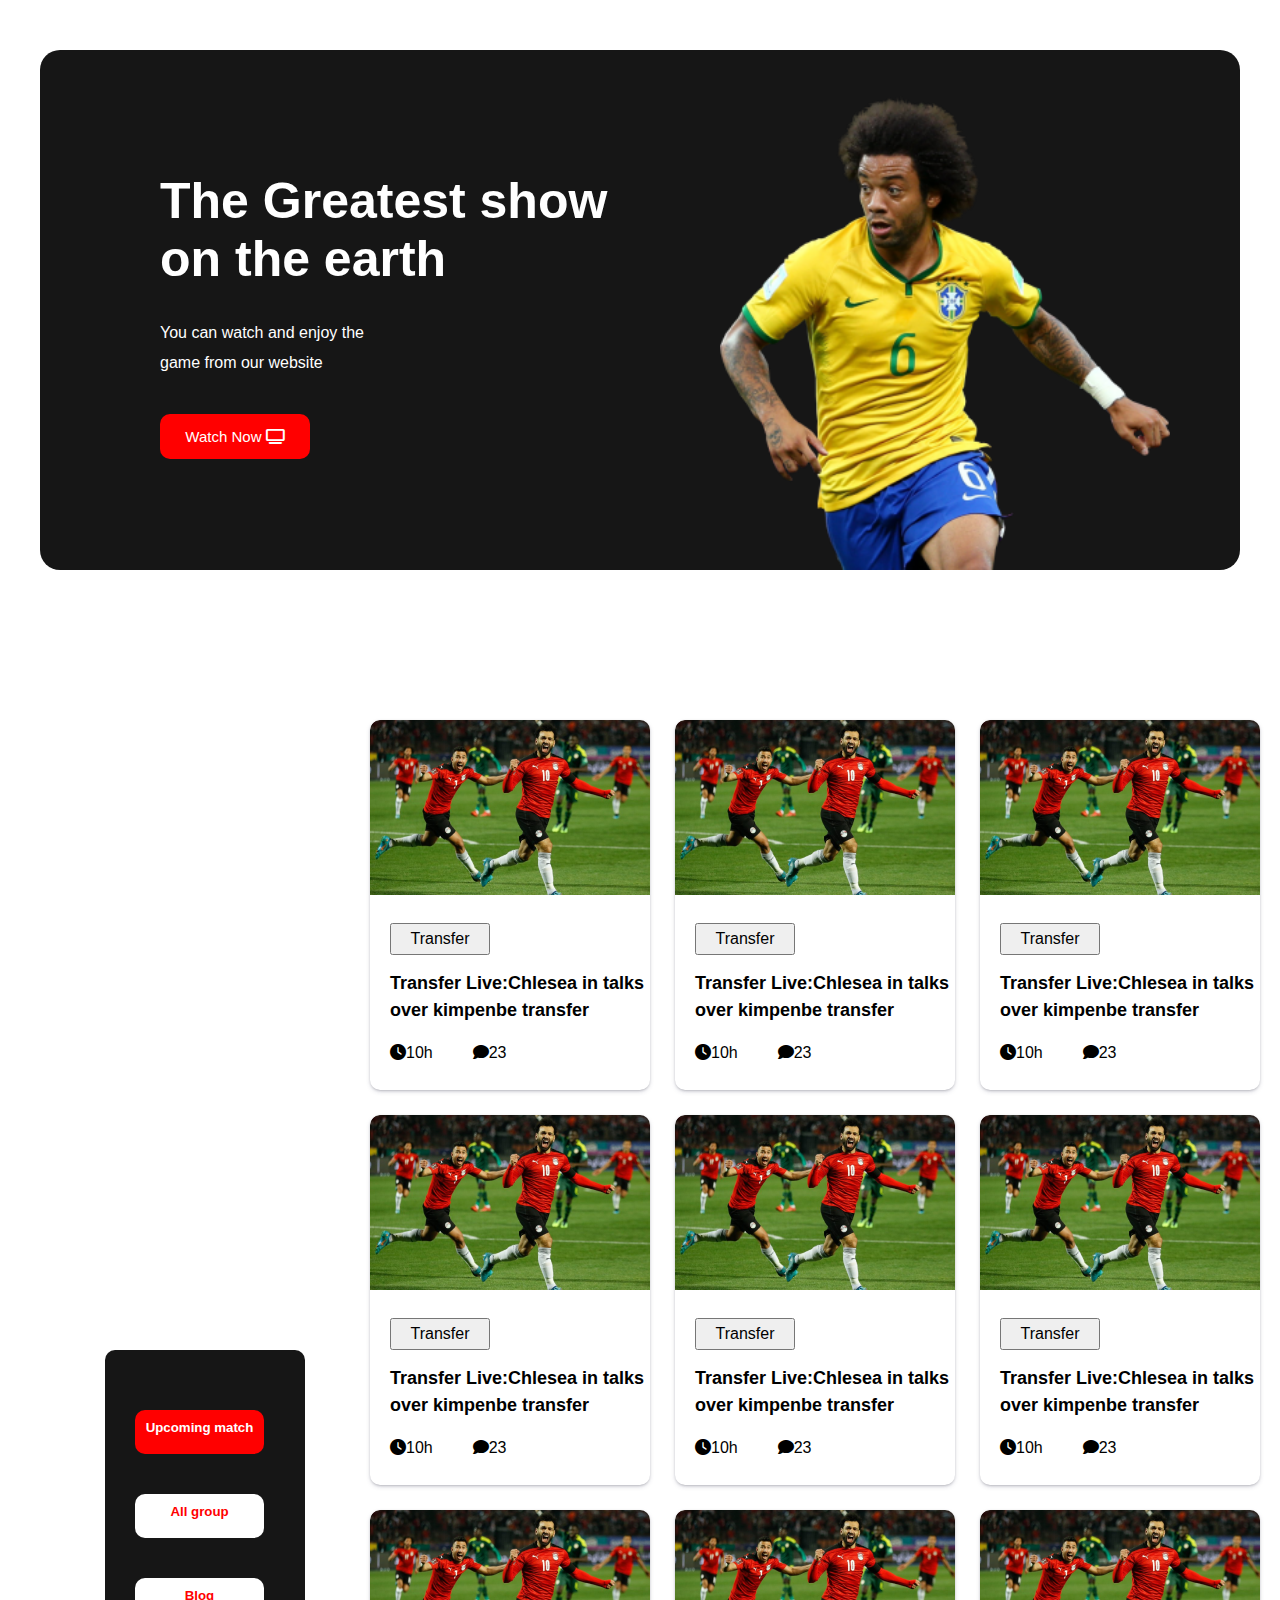
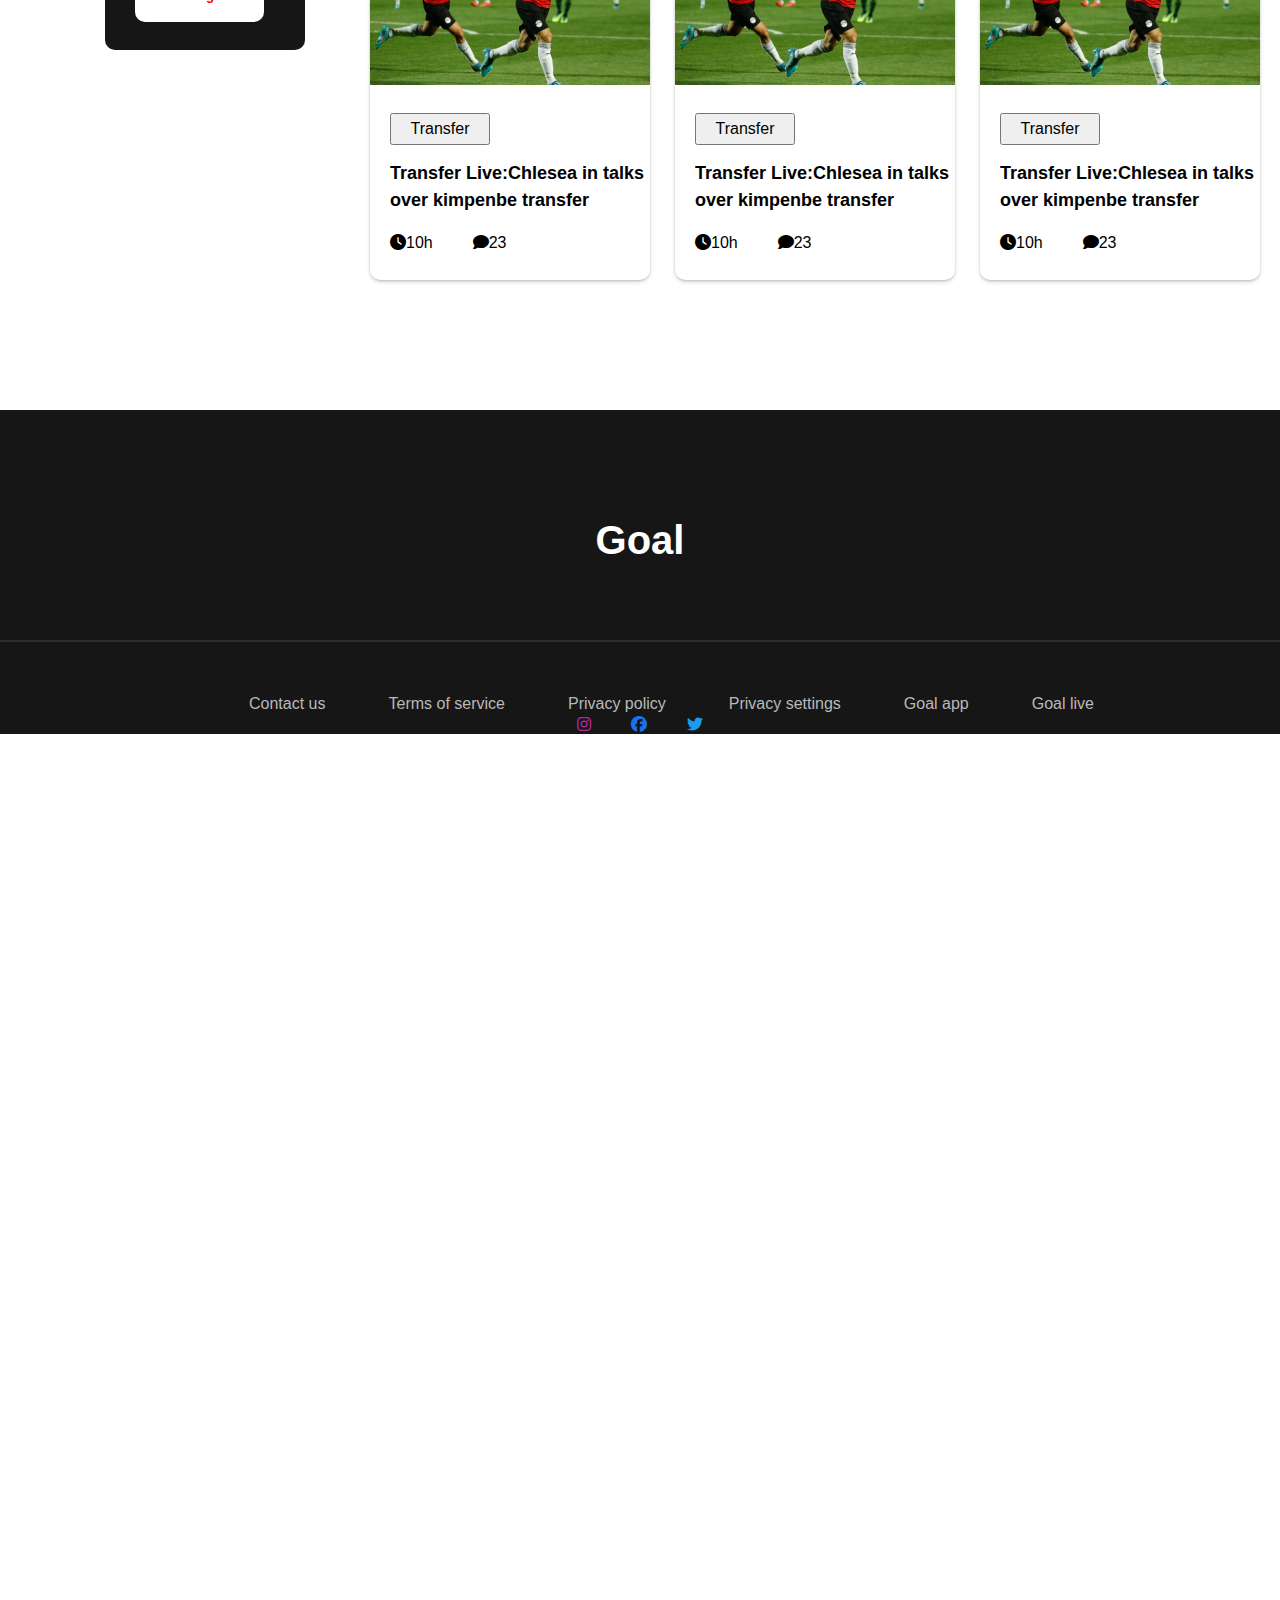
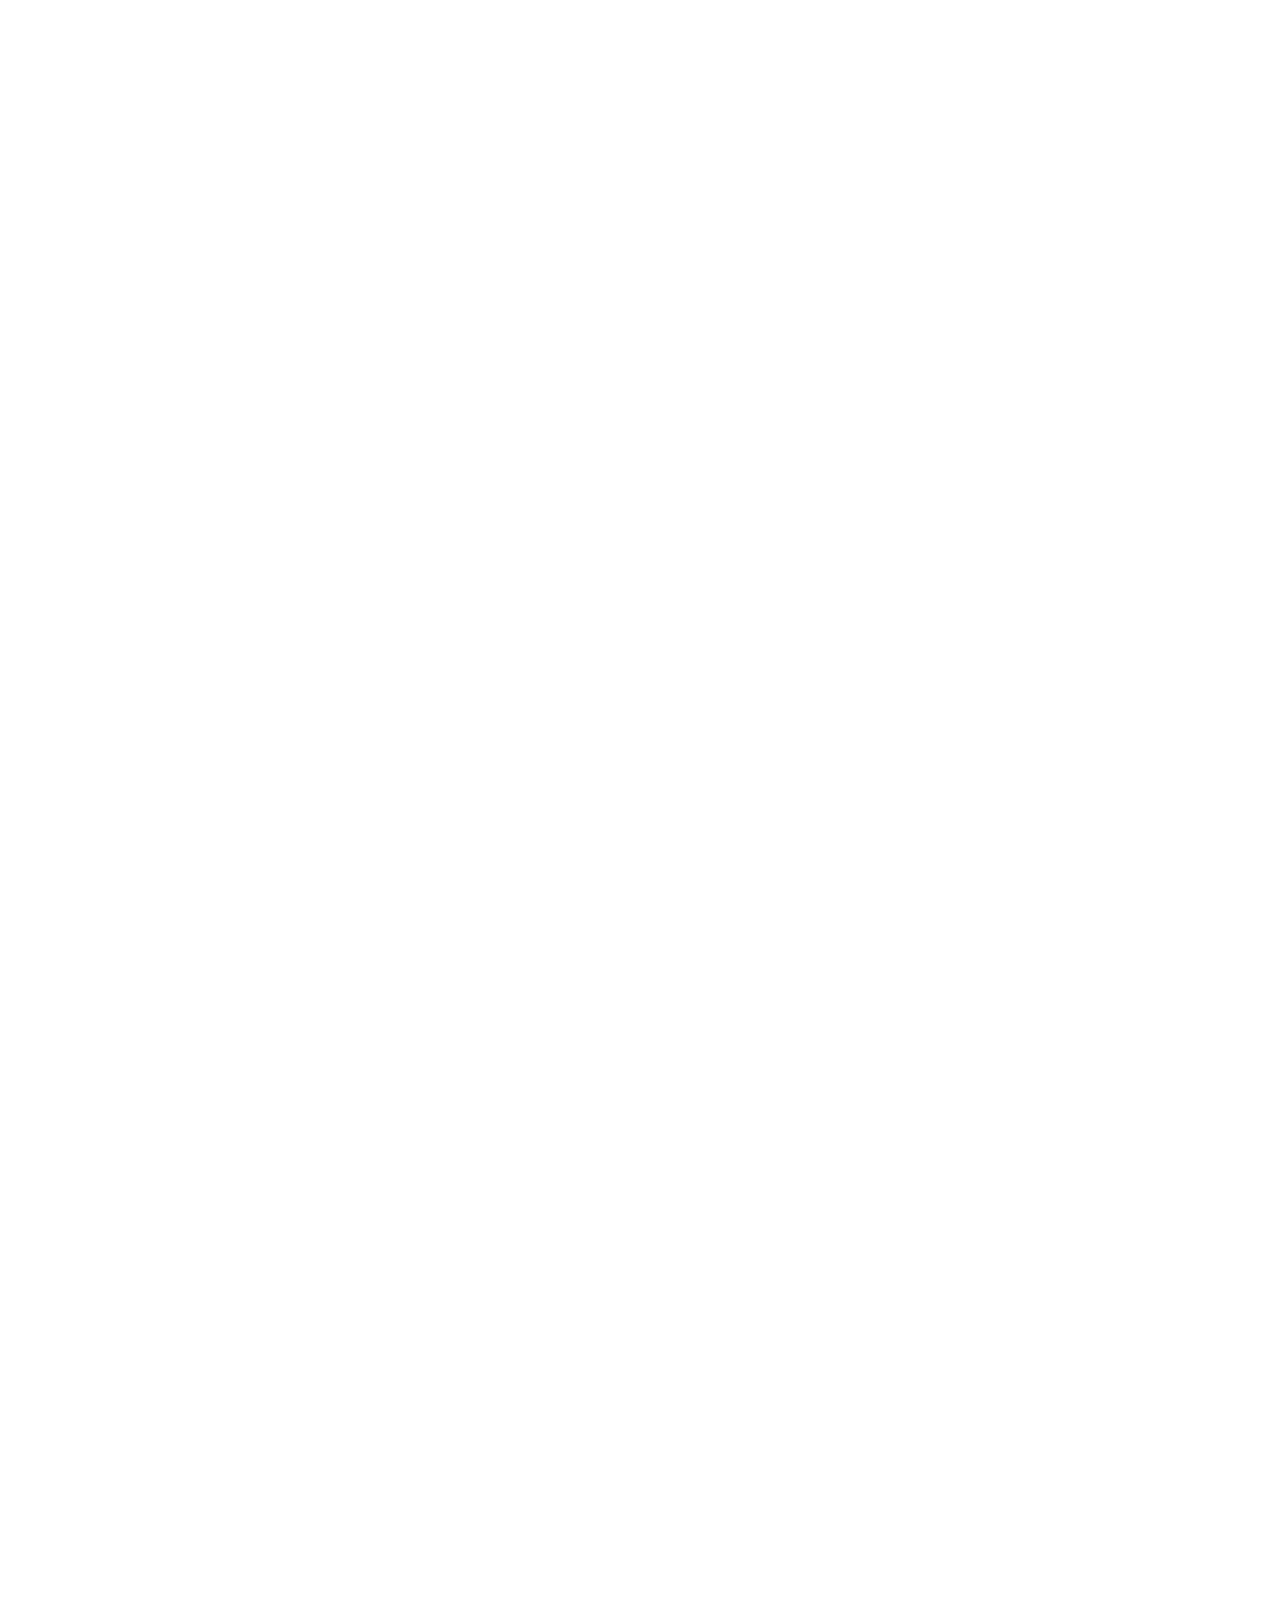
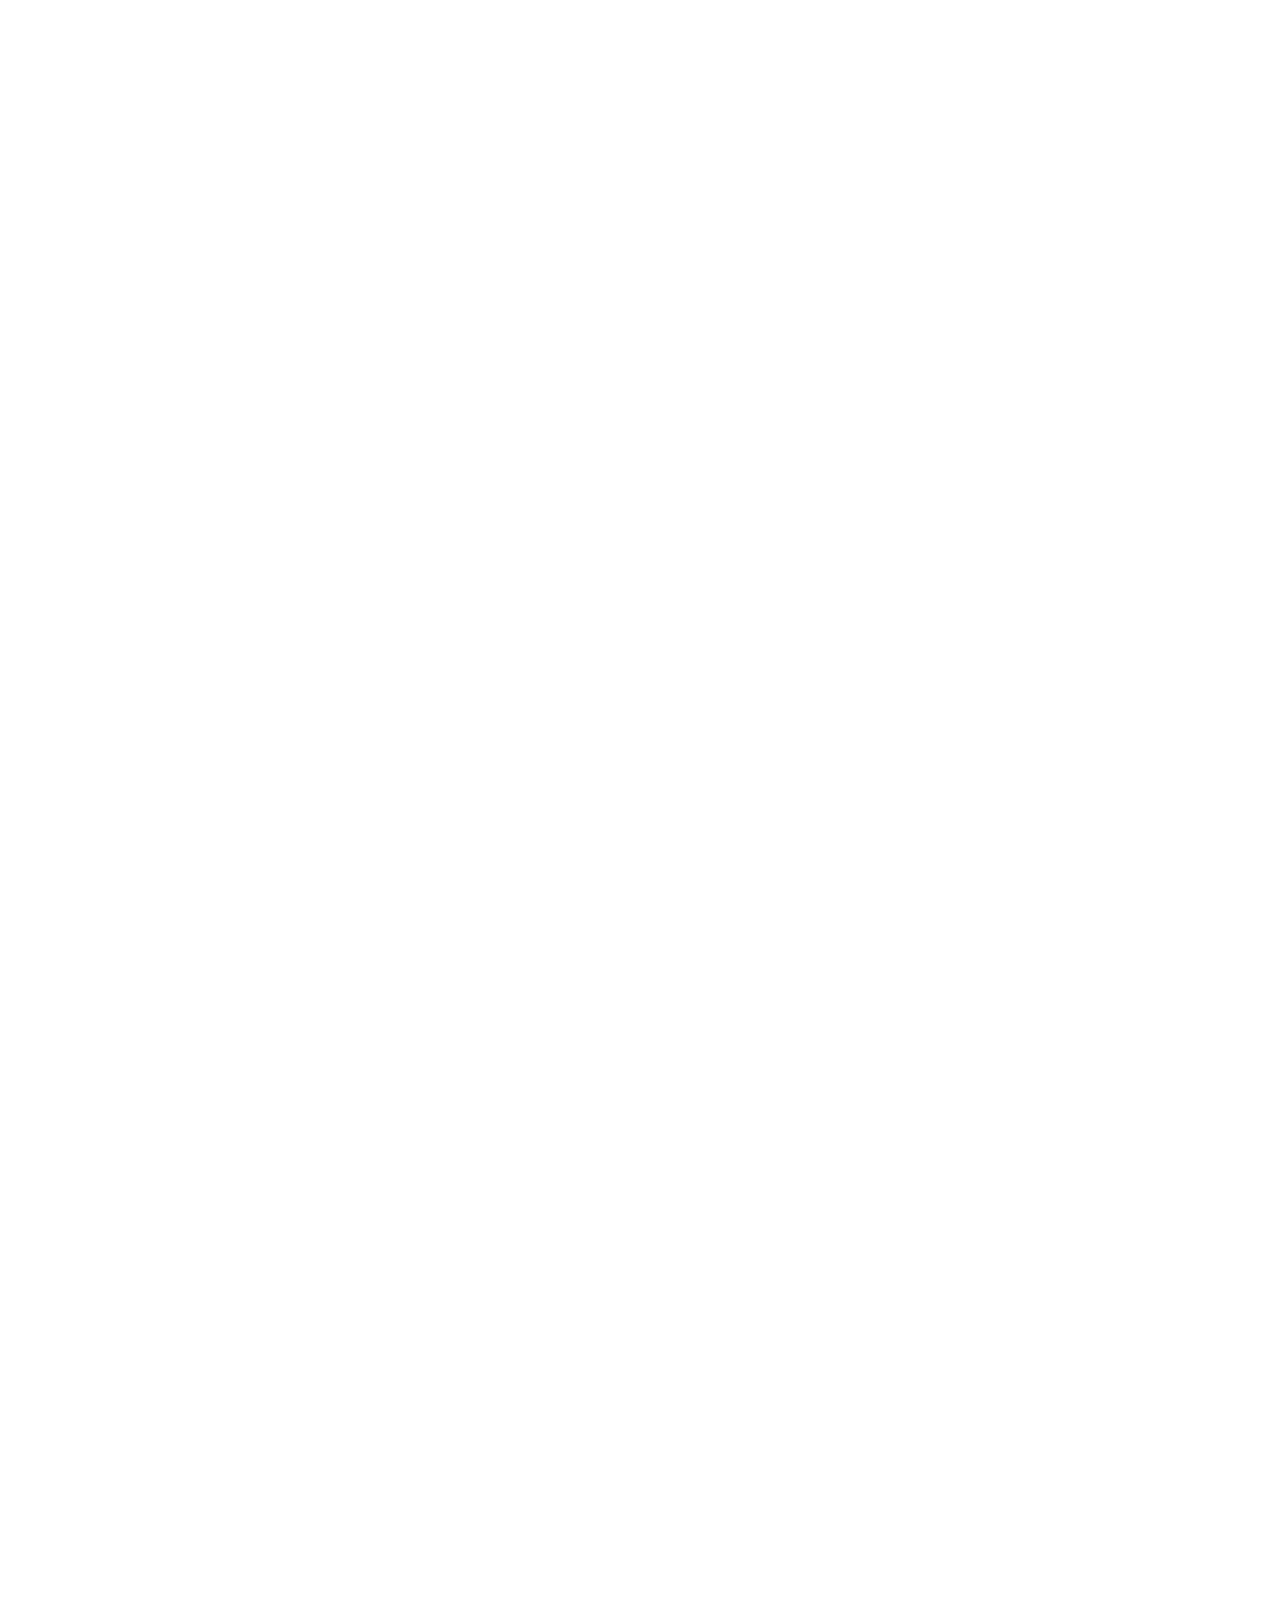
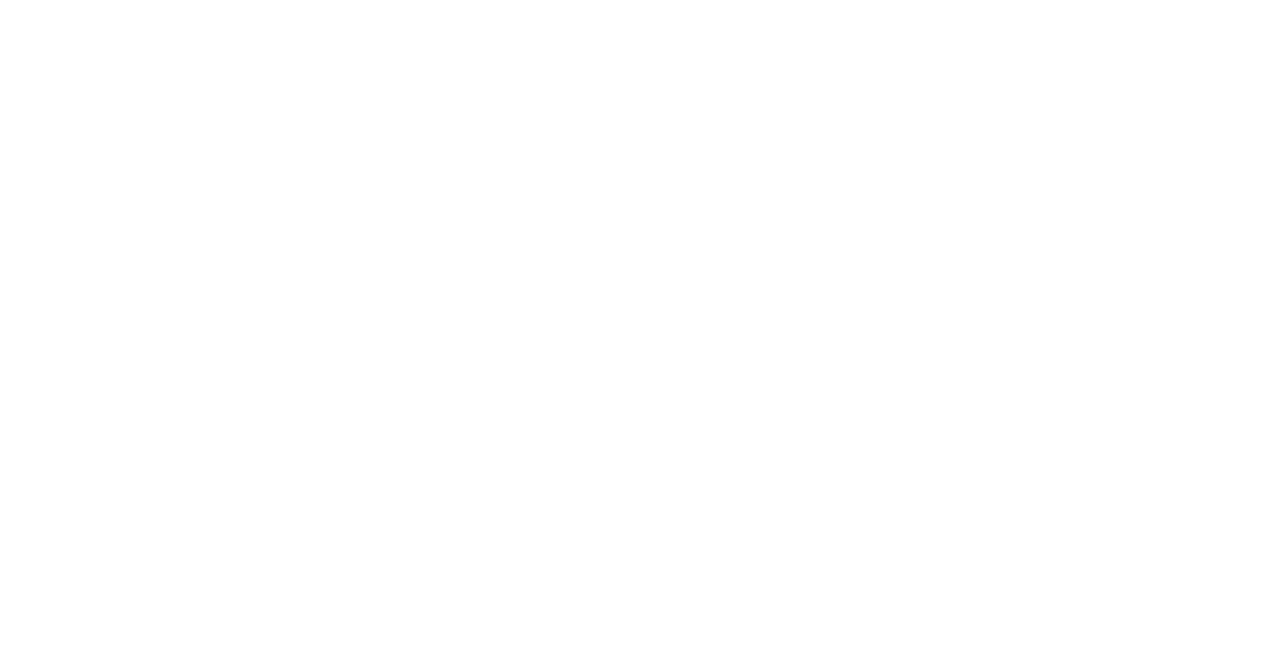
<file: index.html>
<!DOCTYPE html>
<html lang="en">
<head>
    <meta charset="UTF-8">
    <meta http-equiv="X-UA-Compatible" content="IE=edge">
    <meta name="viewport" content="width=device-width, initial-scale=1.0">
    <title>Qatar World cup 2022</title>
    <link rel="stylesheet" href="style.css">
    <link rel="stylesheet" href="https://cdnjs.cloudflare.com/ajax/libs/font-awesome/6.1.1/css/all.min.css">

    
</head>
<body>
    <!-- This is header section -->
    <section class="header">
        <div class="cover-area">
            <div class="description-content">
                <h1>The Greatest show <br> on the earth</h1>
                <p>You can watch and enjoy the <br>game from our website</p>
                <button class="watch-now">Watch Now <i class="fa-solid fa-tv"></i> </button>   
          </div>
            <div class="bg-img">
                <img src="assets/Banner Image.png" alt="">
            </div>
        </div>
    </section>
    <!-- header section end here -->

    <!-- Blog area starts here -->
    <section class="blog-main-content">
        <div class="blogs">
            <div class="blog">
                <div class="bolg-img">
                    <img src="assets/Blog Image.png" alt="">
                </div>
                <div class="blog-details">
                    <button class="transfer">Transfer</button>
                    <h2 class="blog-title">Transfer Live:Chlesea in talks over kimpenbe transfer</h2>
                    <div class="blogs-icon">
                        <div class="time"><i class="fa-solid fa-clock"></i><span class="hour">10h</span></div>
                        <div class="comment"><i class="fa-solid fa-comment"></i><span class="cmt-num">23</span></div>
                    </div>
                </div>
            </div>
            <div class="blog">
                <div class="bolg-img">
                    <img src="assets/Blog Image.png" alt="">
                </div>
                <div class="blog-details">
                    <button class="transfer">Transfer</button>
                    <h2 class="blog-title">Transfer Live:Chlesea in talks over kimpenbe transfer</h2>
                    <div class="blogs-icon">
                        <div class="time"><i class="fa-solid fa-clock"></i><span class="hour">10h</span></div>
                        <div class="comment"><i class="fa-solid fa-comment"></i><span class="cmt-num">23</span></div>
                    </div>
                </div>
            </div>
            <div class="blog">
                <div class="bolg-img">
                    <img src="assets/Blog Image.png" alt="">
                </div>
                <div class="blog-details">
                    <button class="transfer">Transfer</button>
                    <h2 class="blog-title">Transfer Live:Chlesea in talks over kimpenbe transfer</h2>
                    <div class="blogs-icon">
                        <div class="time"><i class="fa-solid fa-clock"></i><span class="hour">10h</span></div>
                        <div class="comment"><i class="fa-solid fa-comment"></i><span class="cmt-num">23</span></div>
                    </div>
                </div>
            </div>
            <div class="blog">
                <div class="bolg-img">
                    <img src="assets/Blog Image.png" alt="">
                </div>
                <div class="blog-details">
                    <button class="transfer">Transfer</button>
                    <h2 class="blog-title">Transfer Live:Chlesea in talks over kimpenbe transfer</h2>
                    <div class="blogs-icon">
                        <div class="time"><i class="fa-solid fa-clock"></i><span class="hour">10h</span></div>
                        <div class="comment"><i class="fa-solid fa-comment"></i><span class="cmt-num">23</span></div>
                    </div>
                </div>
            </div>
            <div class="blog hidden">
                <div class="bolg-img">
                    <img src="assets/Blog Image.png" alt="">
                </div>
                <div class="blog-details">
                    <button class="transfer">Transfer</button>
                    <h2 class="blog-title">Transfer Live:Chlesea in talks over kimpenbe transfer</h2>
                    <div class="blogs-icon">
                        <div class="time"><i class="fa-solid fa-clock"></i><span class="hour">10h</span></div>
                        <div class="comment"><i class="fa-solid fa-comment"></i><span class="cmt-num">23</span></div>
                    </div>
                </div>
            </div>
      
            <div class="blog hidden">
                <div class="bolg-img">
                    <img src="assets/Blog Image.png" alt="">
                </div>
                <div class="blog-details">
                    <button class="transfer">Transfer</button>
                    <h2 class="blog-title">Transfer Live:Chlesea in talks over kimpenbe transfer</h2>
                    <div class="blogs-icon">
                        <div class="time"><i class="fa-solid fa-clock"></i><span class="hour">10h</span></div>
                        <div class="comment"><i class="fa-solid fa-comment"></i><span class="cmt-num">23</span></div>
                    </div>
                </div>
            </div>
            <div class="blog hidden">
                <div class="bolg-img">
                    <img src="assets/Blog Image.png" alt="">
                </div>
                <div class="blog-details">
                    <button class="transfer">Transfer</button>
                    <h2 class="blog-title">Transfer Live:Chlesea in talks over kimpenbe transfer</h2>
                    <div class="blogs-icon">
                        <div class="time"><i class="fa-solid fa-clock"></i><span class="hour">10h</span></div>
                        <div class="comment"><i class="fa-solid fa-comment"></i><span class="cmt-num">23</span></div>
                    </div>
                </div>
            </div>
            <div class="blog hidden">
                <div class="bolg-img">
                    <img src="assets/Blog Image.png" alt="">
                </div>
                <div class="blog-details">
                    <button class="transfer">Transfer</button>
                    <h2 class="blog-title">Transfer Live:Chlesea in talks over kimpenbe transfer</h2>
                    <div class="blogs-icon">
                        <div class="time"><i class="fa-solid fa-clock"></i><span class="hour">10h</span></div>
                        <div class="comment"><i class="fa-solid fa-comment"></i><span class="cmt-num">23</span></div>
                    </div>
                </div>
            </div>
            <div id="hidden" class="blog">
                <div class="bolg-img">
                    <img src="assets/Blog Image.png" alt="">
                </div>
                <div class="blog-details">
                    <button class="transfer">Transfer</button>
                    <h2 class="blog-title">Transfer Live:Chlesea in talks over kimpenbe transfer</h2>
                    <div class="blogs-icon">
                        <div class="time"><i class="fa-solid fa-clock"></i><span class="hour">10h</span></div>
                        <div class="comment"><i class="fa-solid fa-comment"></i><span class="cmt-num">23</span></div>
                    </div>
                </div>
            </div>
        </div>

        <!-- Blogs area end here -->

        <!-- button area -->
        <button class="view-all">View All</button>

        <!-- button are end -->

        <!-- Up coming match area starts -->

        <div class="match-list">
            <h5 class="upcoming-match-text"><a class="a-color-1" href="http://127.0.0.1:5500/match.html" target="_blank">Upcoming match</a></h5>
            <h5 class="all-group-text"><a class="a-color-2" href="">All group</a></h5>
            <h5 class="blog-text"><a class="a-color-2" href="">Blog</a></h5>
        </div>

        <!-- Upcoming match area end -->
    </section>

    <!-- Footer area -->

    <footer class="footer-area">
        <h1 class="goal">Goal</h1>
        <hr width="1400px" style="margin:auto;">
        <div class="footer-nav">
            <li><a href="">Contact us</a></li>
            <li><a href="">Terms of service</a></li>
            <li><a href="">Privacy policy</a></li>
            <li><a href="">Privacy settings</a></li>
            <li><a href="">Goal app</a></li>
            <li><a href="">Goal live</a></li>
        </div>
        <div class="social-link">
            <p><i id="instagram" class="fa-brands fa-instagram"></i></p>
            <p><i id="facebook" class="fa-brands fa-facebook"></i></p>
            <p><i id="twitter" class="fa-brands fa-twitter"></i></p>
        </div>
    </footer>
    <!-- Footer area ends here -->

</body>
</html>
</file>
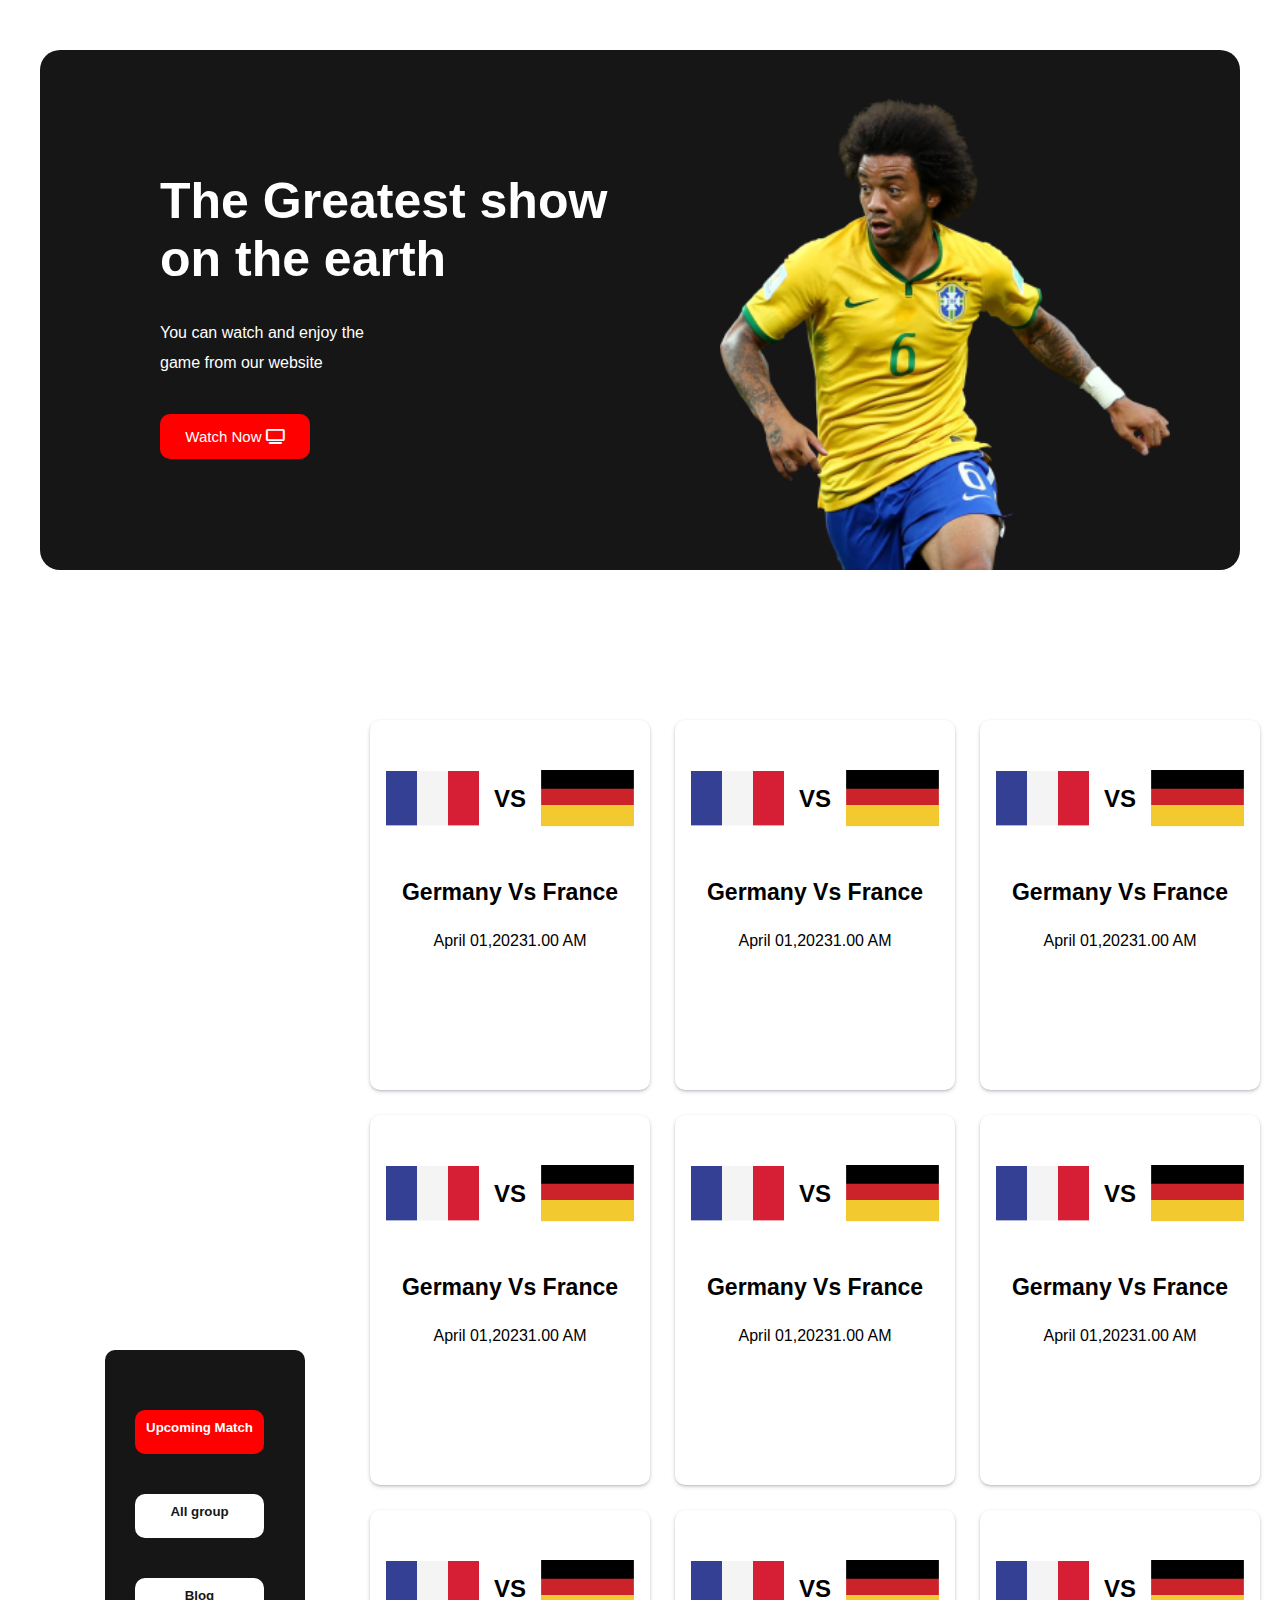
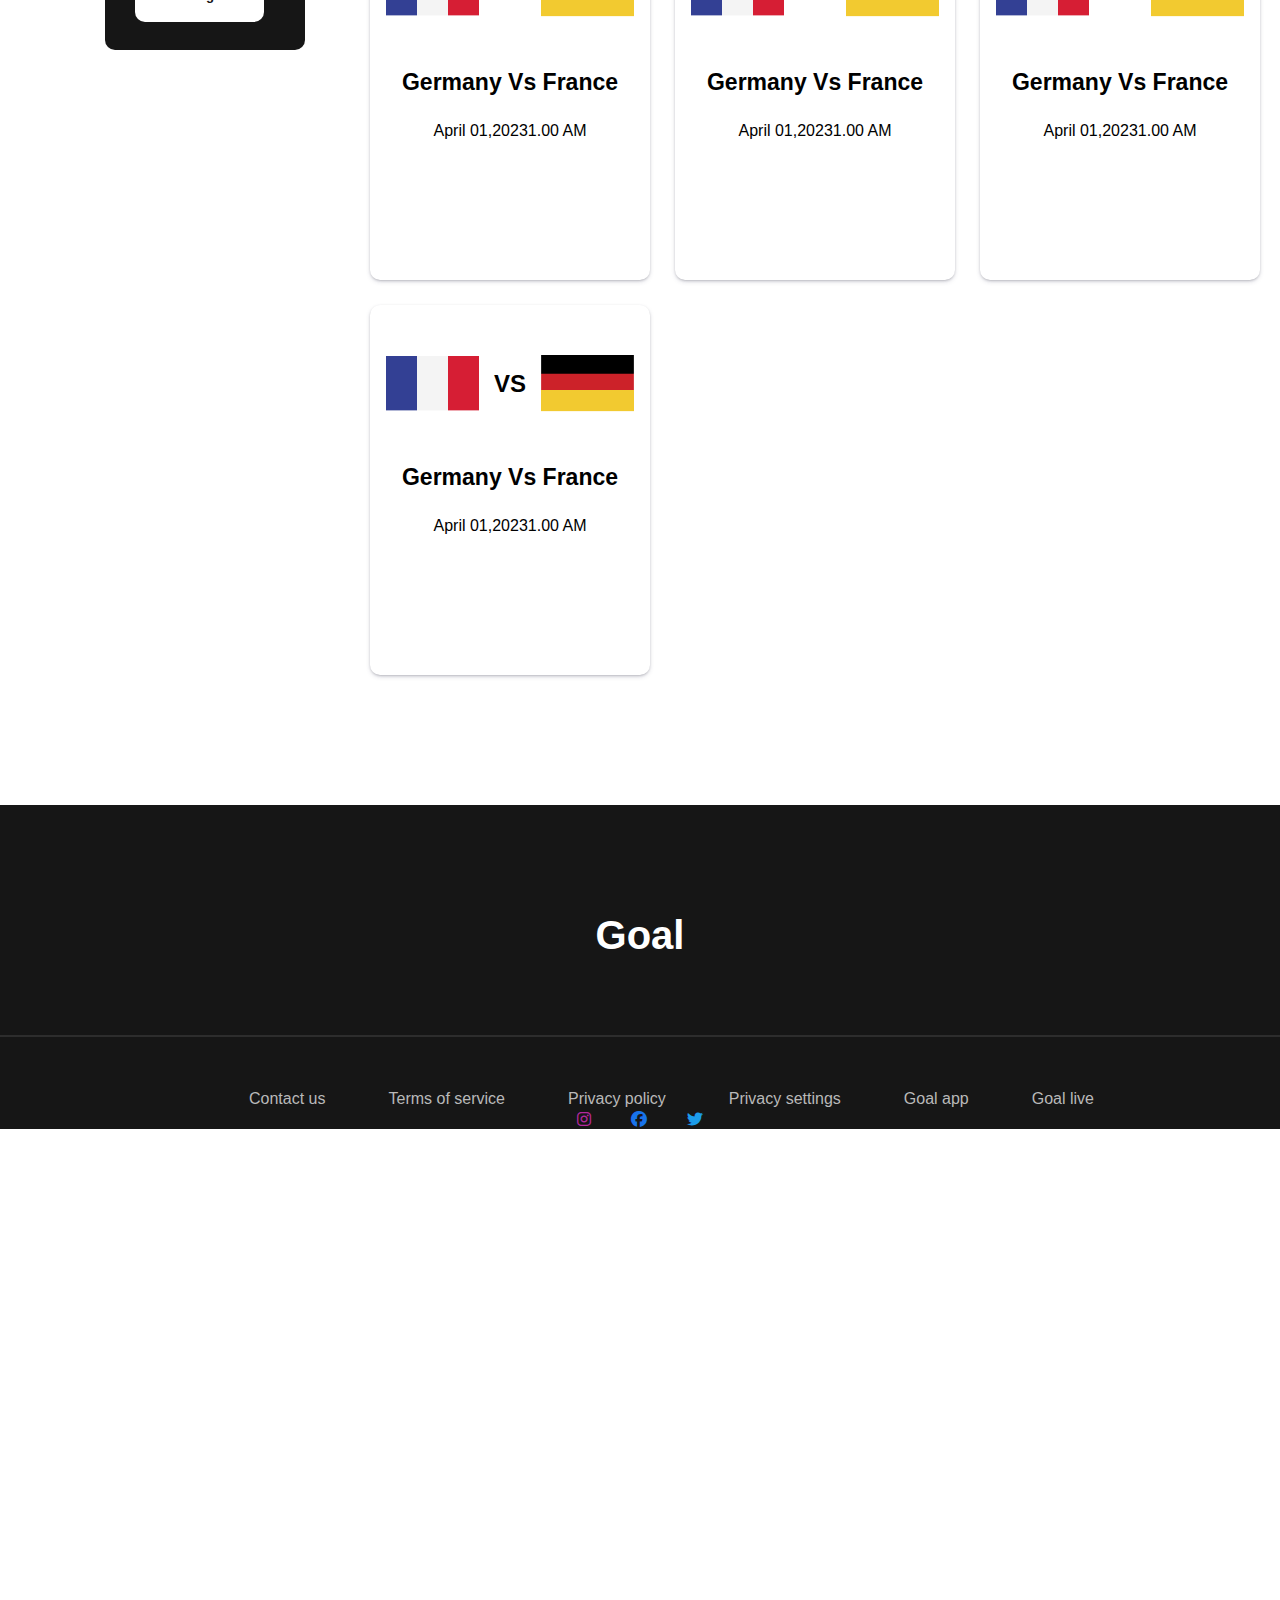
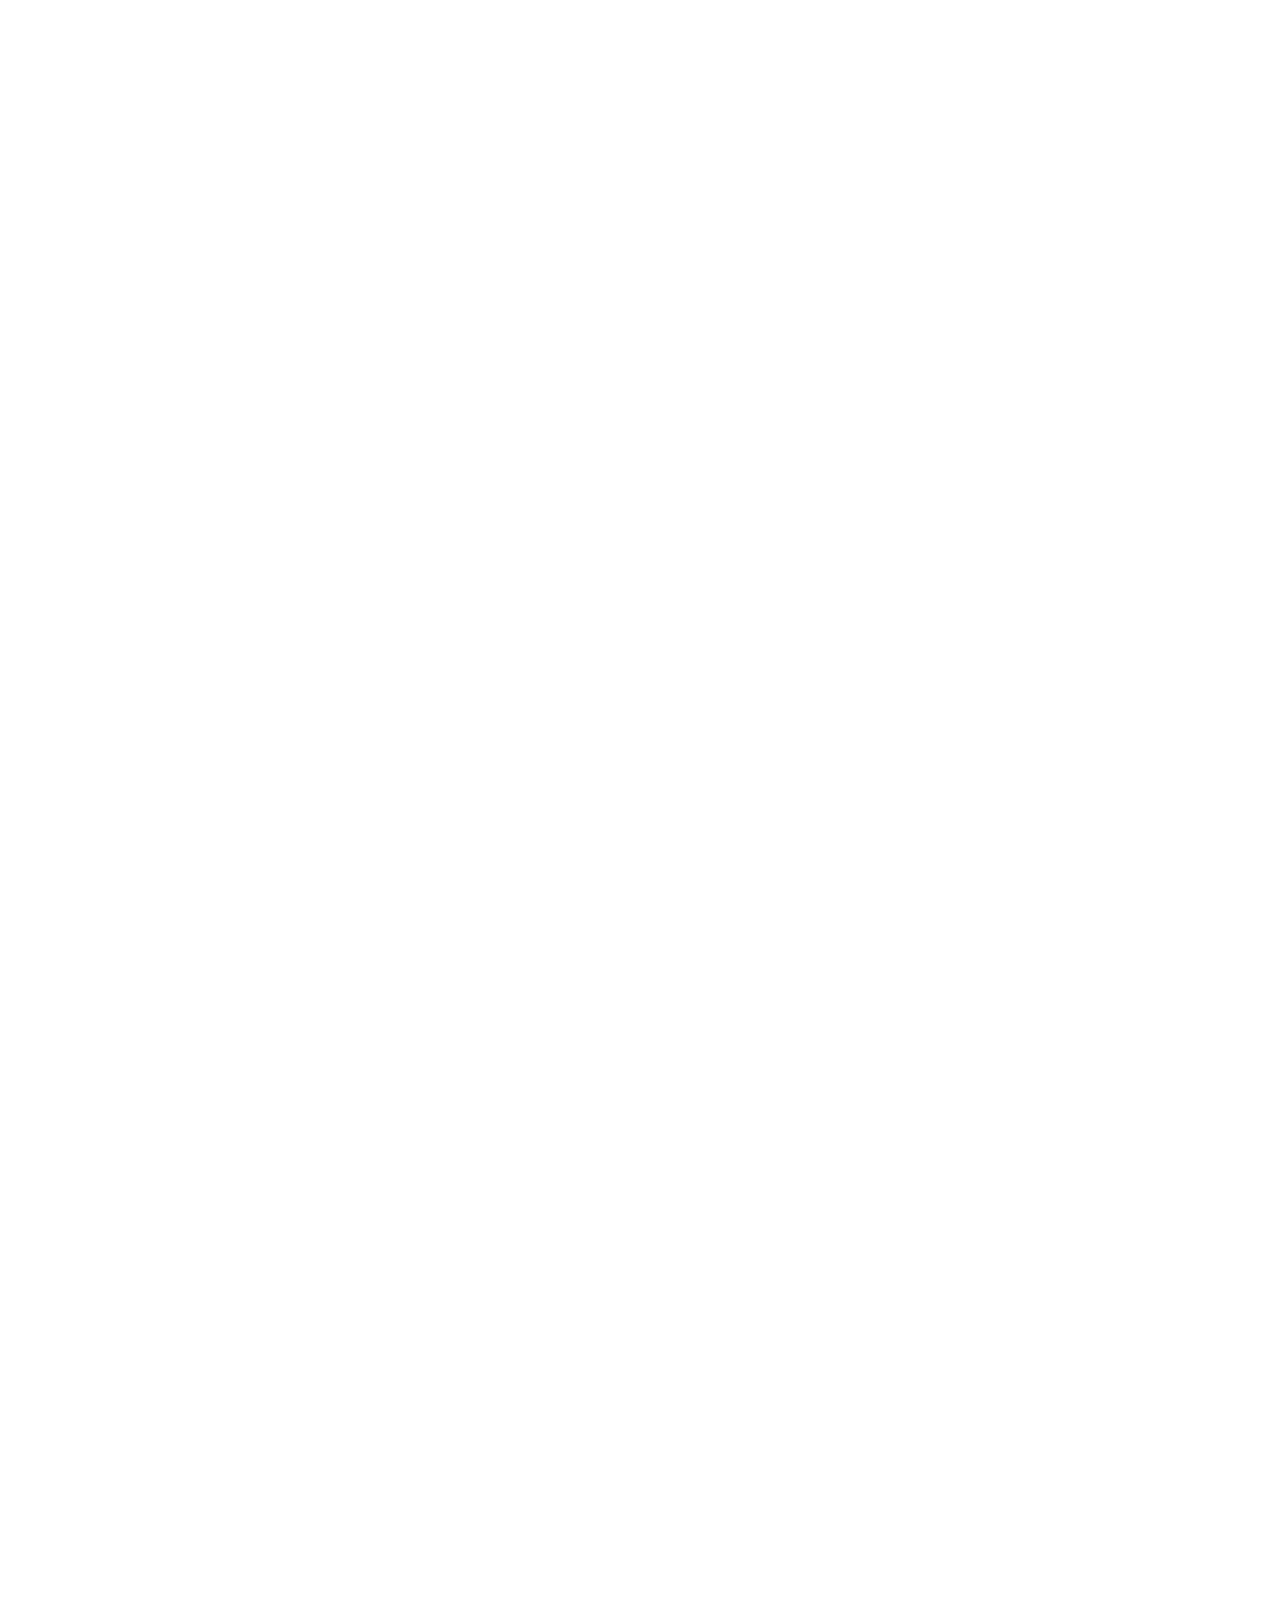
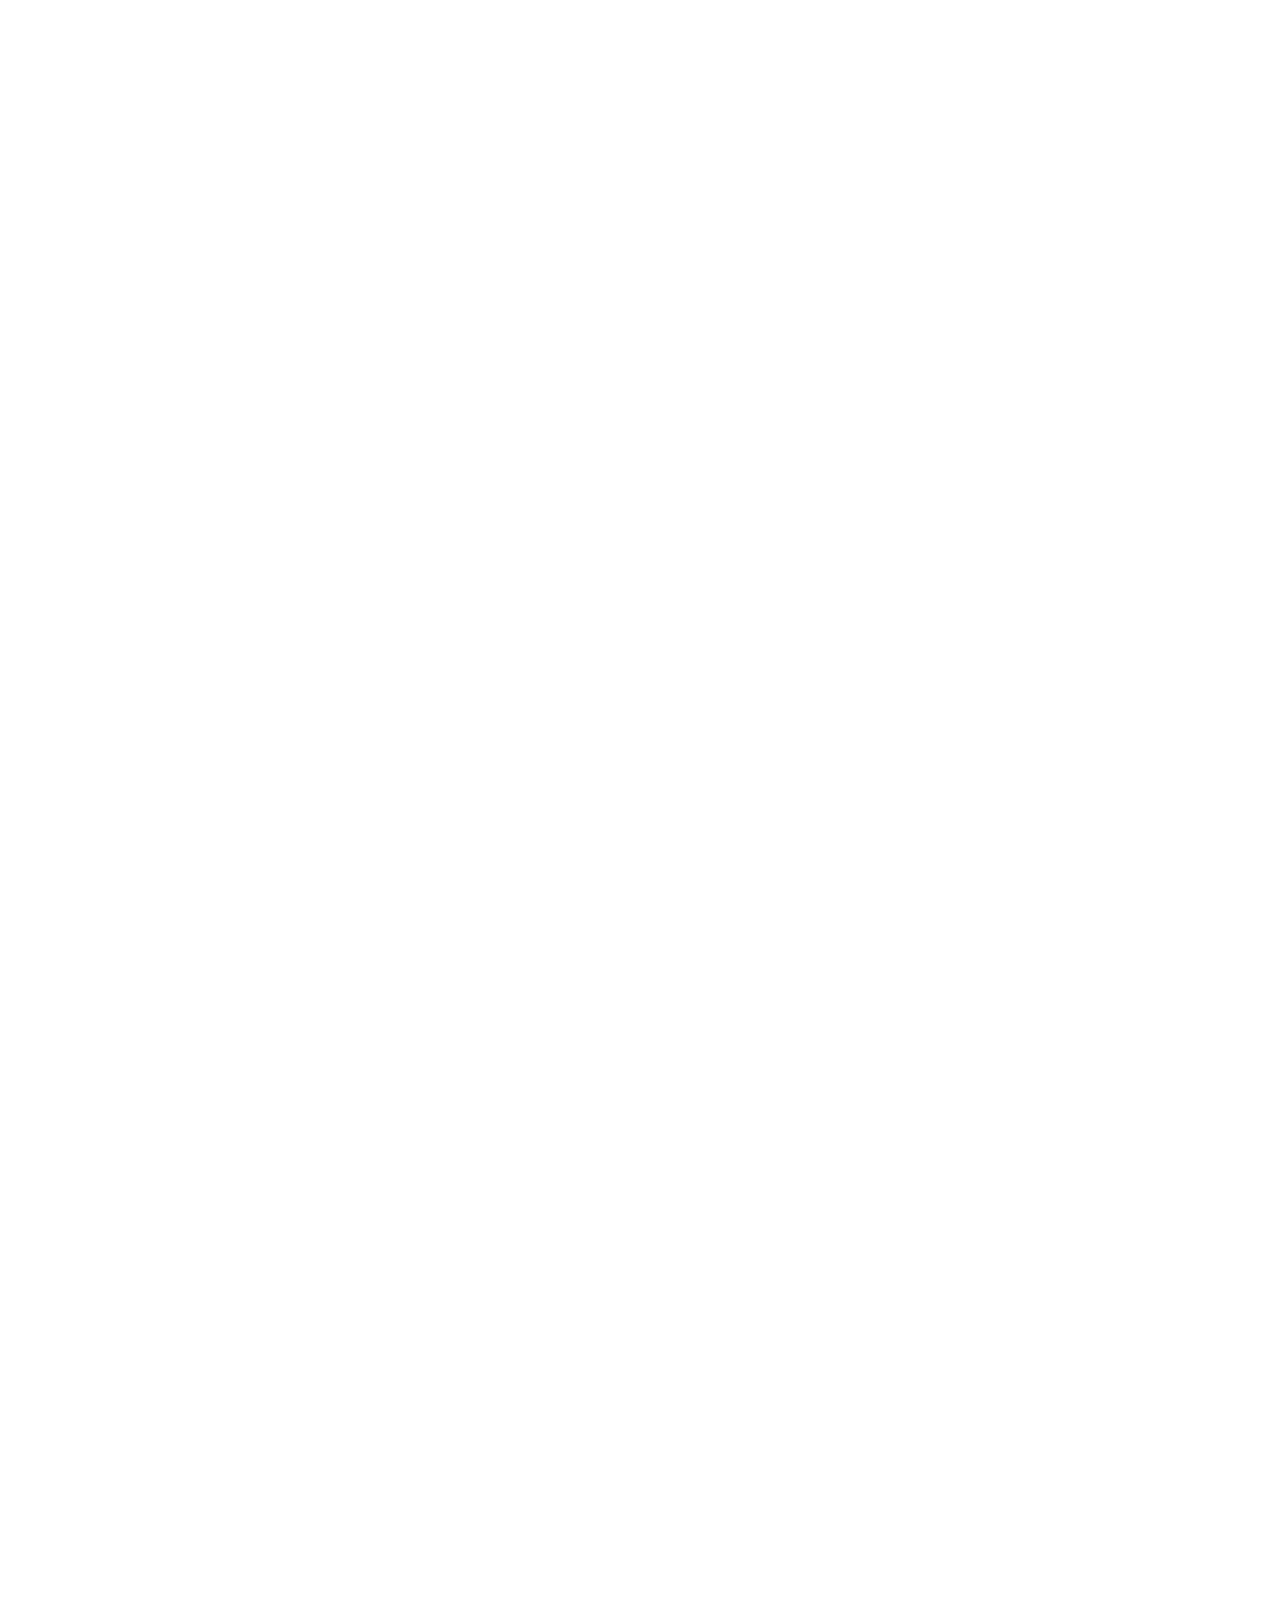
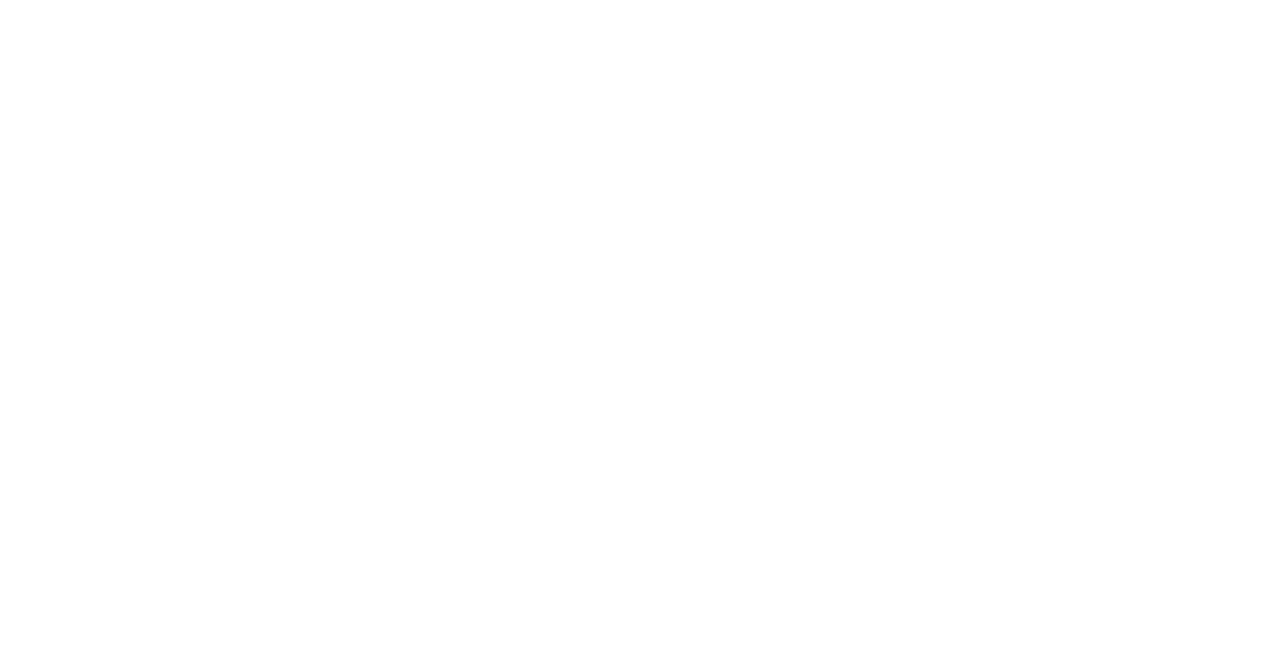
<file: match.html>
<!DOCTYPE html>
<html lang="en">
<head>
    <meta charset="UTF-8">
    <meta http-equiv="X-UA-Compatible" content="IE=edge">
    <meta name="viewport" content="width=device-width, initial-scale=1.0">
    <title>Qatar World cup 2022</title>
    <link rel="stylesheet" href="style.css">
    <link rel="stylesheet" href="https://cdnjs.cloudflare.com/ajax/libs/font-awesome/6.1.1/css/all.min.css">

    
</head>
<body>
    <!-- This is header section -->
    <section class="header">
        <div class="cover-area">
            <div class="description-content">
                <h1>The Greatest show <br> on the earth</h1>
                <p>You can watch and enjoy the <br>game from our website</p>
                <button class="watch-now">Watch Now <i class="fa-solid fa-tv"></i> </button>   
          </div>
            <div class="bg-img">
                <img src="assets/Banner Image.png" alt="">
            </div>
        </div>
    </section>
    <!-- header section end here -->

    <!-- Blog section starts here -->
    <section class="blog-main-conten">
        <div class="matches">
            <div class="match">
                <div class="match-img">
                    <img class="flag-img" src="assets/Flag.png" alt="">
                    <h2>VS</h2>
                    <img class="flag-img" src="assets/germany Flag.png" alt="">
                </div>
                <div class="match-details">
                    <h2 class="match-title">Germany Vs France</h2>
                    <div class="match-icon">
                        <div class="match-time"><span class="hour">April 01,2023</span></div>
                        <div class="match-comment"><span class="cmt-num">1.00 AM</span></div>
                    </div>
                </div>
            </div>
            <div class="match">
                <div class="match-img">
                    <img class="flag-img" src="assets/Flag.png" alt="">
                    <h2>VS</h2>
                    <img class="flag-img" src="assets/germany Flag.png" alt="">
                </div>
                <div class="match-details">
                    <h2 class="match-title">Germany Vs France</h2>
                    <div class="match-icon">
                        <div class="match-time"><span class="hour">April 01,2023</span></div>
                        <div class="match-comment"><span class="cmt-num">1.00 AM</span></div>
                    </div>
                </div>
            </div>
            <div class="match">
                <div class="match-img">
                    <img class="flag-img" src="assets/Flag.png" alt="">
                    <h2>VS</h2>
                    <img class="flag-img" src="assets/germany Flag.png" alt="">
                </div>
                <div class="match-details">
                    <h2 class="match-title">Germany Vs France</h2>
                    <div class="match-icon">
                        <div class="match-time"><span class="hour">April 01,2023</span></div>
                        <div class="match-comment"><span class="cmt-num">1.00 AM</span></div>
                    </div>
                </div>
            </div>
            <div class="match">
                <div class="match-img">
                    <img class="flag-img" src="assets/Flag.png" alt="">
                    <h2>VS</h2>
                    <img class="flag-img" src="assets/germany Flag.png" alt="">
                </div>
                <div class="match-details">
                    <h2 class="match-title">Germany Vs France</h2>
                    <div class="match-icon">
                        <div class="match-time"><span class="hour">April 01,2023</span></div>
                        <div class="match-comment"><span class="cmt-num">1.00 AM</span></div>
                    </div>
                </div>
            </div>
            <div class="match">
                <div class="match-img">
                    <img class="flag-img" src="assets/Flag.png" alt="">
                    <h2>VS</h2>
                    <img class="flag-img" src="assets/germany Flag.png" alt="">
                </div>
                <div class="match-details">
                    <h2 class="match-title">Germany Vs France</h2>
                    <div class="match-icon">
                        <div class="match-time"><span class="hour">April 01,2023</span></div>
                        <div class="match-comment"><span class="cmt-num">1.00 AM</span></div>
                    </div>
                </div>

            </div>
            <div class="match">
                <div class="match-img">
                    <img class="flag-img" src="assets/Flag.png" alt="">
                    <h2>VS</h2>
                    <img class="flag-img" src="assets/germany Flag.png" alt="">
                </div>
                <div class="match-details">
                    <h2 class="match-title">Germany Vs France</h2>
                    <div class="match-icon">
                        <div class="match-time"><span class="hour">April 01,2023</span></div>
                        <div class="match-comment"><span class="cmt-num">1.00 AM</span></div>
                    </div>
                </div>
            </div>
            <div class="match hidden">
                <div class="match-img">
                    <img class="flag-img" src="assets/Flag.png" alt="">
                    <h2>VS</h2>
                    <img class="flag-img" src="assets/germany Flag.png" alt="">
                </div>
                <div class="match-details">
                    <h2 class="match-title">Germany Vs France</h2>
                    <div class="match-icon">
                        <div class="match-time"><span class="hour">April 01,2023</span></div>
                        <div class="match-comment"><span class="cmt-num">1.00 AM</span></div>
                    </div>
                </div>
            </div>
            <div class="match hidden">
                <div class="match-img">
                    <img class="flag-img" src="assets/Flag.png" alt="">
                    <h2>VS</h2>
                    <img class="flag-img" src="assets/germany Flag.png" alt="">
                </div>
                <div class="match-details">
                    <h2 class="match-title">Germany Vs France</h2>
                    <div class="match-icon">
                        <div class="match-time"><span class="hour">April 01,2023</span></div>
                        <div class="match-comment"><span class="cmt-num">1.00 AM</span></div>
                    </div>
                </div>
            </div>
            <div class="match hidden">
                <div class="match-img">
                    <img class="flag-img" src="assets/Flag.png" alt="">
                    <h2>VS</h2>
                    <img class="flag-img" src="assets/germany Flag.png" alt="">
                </div>
                <div class="match-details">
                    <h2 class="match-title">Germany Vs France</h2>
                    <div class="match-icon">
                        <div class="match-time"><span class="hour">April 01,2023</span></div>
                        <div class="match-comment"><span class="cmt-num">1.00 AM</span></div>
                    </div>
                </div>
            </div>
            <div class="match hidden">
                <div class="match-img">
                    <img class="flag-img" src="assets/Flag.png" alt="">
                    <h2>VS</h2>
                    <img class="flag-img" src="assets/germany Flag.png" alt="">
                </div>
                <div class="match-details">
                    <h2 class="match-title">Germany Vs France</h2>
                    <div class="match-icon">
                        <div class="match-time"><span class="hour">April 01,2023</span></div>
                        <div class="match-comment"><span class="cmt-num">1.00 AM</span></div>
                    </div>
                </div>
            </div>
        </div>

        <!-- Blog section end here -->
        <!-- Button section -->
        <button class="view-all">View All</button>
      
      <!-- Button section end here -->
        <!-- upcoming match area started -->
        <div class="match-list">
            <h5 class="upcoming-match-text-two"><a class="a-color-1-two" href="">Upcoming Match</a></h5>
            <h5 class="all-group-text-two"><a class="a-color-2-two" href="">All group</a></h5>
            <h5 class="blog-text-two"><a class="a-color-2-two" href="">Blog</a></h5>
        </div>
        <!-- upcoming matcch area end here -->
    </section>
    <!-- Footer area starts here -->
    <footer class="footer-area">
        <h1 class="goal">Goal</h1>
        <hr width="1400px" style="margin:auto;">
        <div class="footer-nav">
            <li><a href="">Contact us</a></li>
            <li><a href="">Terms of service</a></li>
            <li><a href="">Privacy policy</a></li>
            <li><a href="">Privacy settings</a></li>
            <li><a href="">Goal app</a></li>
            <li><a href="">Goal live</a></li>
        </div>
        <div class="social-link">
            <p><i id="instagram" class="fa-brands fa-instagram"></i></p>
            <p><i id="facebook" class="fa-brands fa-facebook"></i></p>
            <p><i id="twitter" class="fa-brands fa-twitter"></i></p>
        </div>
    </footer>
    <!-- Footer area ends here -->


</body>
</html>
</file>
<file: style.css>
@import url('https://fonts.googleapis.com/css2?family=Poppins:ital,wght@1,200&family=Source+Sans+Pro:wght@300&display=swap');
*{
    margin: 0;
    padding:0;
    box-sizing: border-box;
    font-family: sans-serif;
}

body
{
    height: 7000px;
}
/*---------- header section--------- */
.header{
width: 1200px;
height: 520px;
margin: auto;
background: #161616;
margin-top: 50px;
border-radius: 20px;
position: relative;
}

.cover-area{
    display: flex;
}

.description-content > h1 {
    font-size: 50px;
    margin-top: 50px;
    margin-left: 50px;
    color: #ffffff;
}

.description-content {
    position: absolute;
    margin-top: 72px;
    margin-left: 70px;
}

button.watch-now {
    width: 150px;
    height: 45px;
    border: none;
    background: red;
    color: white;
    border-radius: 10px;
    font-size: 15px;
    margin-top: -15px;
    margin-left: 50px;
    transition: 0.5s;
}

button.watch-now:hover
{
    background-color: aqua;
    color: #161616;
}

.description-content > p {
    color: white;
    margin-top: 30px;
    line-height: 30px;
    margin-bottom: 50px;
    margin-left: 50px;
}

.bg-img > img{
    width: 450px;
    margin-left: 680px;
    margin-top: 46px;
}
/* header section end */


/*Blog area starts here */

.blogs{
    width: 712px;
    margin-left: 370px;
    margin-top: 150px;
    display: grid;
    grid-template-columns: repeat(3, 1fr);
    gap: 25px;
}
.blog 
{
width: 280px;
height: 370px;
border-radius: 10px;
 box-shadow: rgba(50,50,93,0.25)0px 2px 5px -1px ,rgba(0,0,0,0.3)0px 1px 3px -1px;
 overflow: hidden;
}
blog-img > img{
    width: 350px;
    height: 350px;

}
.blog-details{
    margin-left: 20px;
}
button.transfer{
    width: 100px;
    height: 32px;
    font-size:16px;
    line-height: 24px;
    font-weight: 500;
    margin-top: 24px;
}
h2.blog-title{
    font-size: 18px;
    line-height:27px;
    font-weight: 600;
    margin-top: 15px;

}
.blogs-icon{
    display: flex;
    margin-top: 20px;
}
.time{
    margin-right: 40px;
}
.view-all{
    display: none;

}
.match-list{
    position: absolute;
    top:150%;
    left:105px;
    border-radius: 10px;
    width:200px ;
    background-color: #161616;
    margin-right: 300px;
    padding-right: 50px;
    height: 300px;
}
.a-color-1{
    text-decoration: none;
    color: white;
}
.a-color-2{
    text-decoration: none;
    color: red;
}
h5.upcoming-match-text{
    color: #ffffff;
    width: 129px;
    height: 44px;
    background: red;
    text-align: center;
    margin-top: 60px;
    margin-left: 30px;
    padding-top: 10px;
    border-radius: 10px;
}
h5.all-group-text{
    color:red ;
    background-color: #ffffff;
    width:129px;
    text-align: center;
    margin-top: 40px;
    margin-left: 30px;
    border-radius: 10px;
    padding-top:10px ;
    height:44px ;
}
h5.blog-text{
    color:red ;
    background-color: #ffffff;
    width:129px;
    text-align: center;
    margin-top: 40px;
    margin-left: 30px;
    border-radius: 10px;
    padding-top:10px ;
    height:44px 
}

/* Blog area ends here  */

/* Footer area starts here */
footer.footer-area{
    background: #161616;
    margin-top: 130px;

}
h1.goal{
    text-align: center;
    color: #ffffff;
    padding-top: 100px;
    font-size: 40px;
    line-height: 60px;
    font-weight: 600;
    margin-bottom: 70px;
}
hr{
    border: 1px solid rgba(255,255,255,0.1);
}
.footer-nav{
    display: flex;
    justify-content: center;
    margin-top: 50px;
}
.footer-nav >li{
    list-style: none;
}


.footer-nav >li>a{
    text-decoration: none;
    margin-left: 63px;
    font-size: 16px;
    line-height: 24px;
    font-weight: 500;
    color: #B9B9B9;
}
/* Footer area end here */

/* social link area starts here */
.social-link{
    display: flex;
    justify-content: center;
    gap: 40px;
}
social-link >p>i{
    font-size: 25px;
    display: flex;
    justify-content: center;
    margin-top: 9px;
}
#instagram {
    color: #B4289E;
}
#facebook{
    color: #1873EB;
}
#twitter{
    color: #1C9CEA;
}
/* social link area end here */
/* matches area starts here */
.matches{
    width: 712px;
    margin-left: 370px;
    margin-top: 150px;
    display: grid;
    grid-template-columns: repeat(3, 1fr);
    gap: 25px
}
.match{
    width: 280px;
height: 370px;
border-radius: 10px;
 box-shadow: rgba(50,50,93,0.25)0px 2px 5px -1px ,rgba(0,0,0,0.3)0px 1px 3px -1px;
 overflow: hidden;
}
.match-img{
    display: flex;
    justify-content: space-evenly;
    align-items: center;
    margin-top: 50px;
}
h2.match-title{
    font-size: 23px;
    line-height: 30px;
    font-weight: 600;
    text-align: center;
    margin-top: 50px;
}
.match-icon{
    display: flex;
    justify-content: center;
    margin-top: 25px;
}
match-details{
    margin-top: 20px;
}
/* matches are end here */
/* upcoming match area */
h5.upcoming-match-text-two{
    color: #ffffff;
    width: 129px;
    height: 44px;
    background: red;
    text-align: center;
    margin-top: 60px;
    margin-left: 30px;
    padding-top: 10px;
    border-radius: 10px;
}
h5.all-group-text-two{
    color:red ;
    background-color: #ffffff;
    width:129px;
    text-align: center;
    margin-top: 40px;
    margin-left: 30px;
    border-radius: 10px;
    padding-top:10px ;
    height:44px ;
}
h5.blog-text-two{
    color:red ;
    background-color: #ffffff;
    width:129px;
    text-align: center;
    margin-top: 40px;
    margin-left: 30px;
    border-radius: 10px;
    padding-top:10px ;
    height:44px 
}
.a-color-1-two{
    text-decoration: none;
    color: #ffffff;
}
.a-color-2-two{
    text-decoration: none;
    color: #161616;
}
.view-all{
    display:none;
}
/* Footer area starts here */
footer.footer-area{
    background: #161616;
    margin-top: 130px;

}
h1.goal{
    text-align: center;
    color: #ffffff;
    padding-top: 100px;
    font-size: 40px;
    line-height: 60px;
    font-weight: 600;
    margin-bottom: 70px;
}
hr{
    border: 1px solid rgba(255,255,255,0.1);
}
.footer-nav{
    display: flex;
    justify-content: center;
    margin-top: 50px;
}
.footer-nav >li{
    list-style: none;
}


.footer-nav >li>a{
    text-decoration: none;
    margin-left: 63px;
    font-size: 16px;
    line-height: 24px;
    font-weight: 500;
    color: #B9B9B9;
}
/* Footer area end here */

/* social link area starts here */
.social-link{
    display: flex;
    justify-content: center;
    gap: 40px;
}
social-link >p>i{
    font-size: 25px;
    display: flex;
    justify-content: center;
    margin-top: 9px;
}
#instagram {
    color: #B4289E;
}
#facebook{
    color: #1873EB;
}
#twitter{
    color: #1C9CEA;
}
/* social link area end here */

@media only screen and (max-width: 668px) {

    body
    {
        height: 100vh;
    }

    .cover-area
    {
        width: 1350px;
        height: 1600px;
        margin-left: 122px;
        margin-top: 115px;
        overflow: hidden;
    }

    h1.cover-title-only-use-mobile
    {
        display: block;
        font-size: 85px;
        color: white;
        text-align: center;
        margin-top: 170px;
    }

    .cover-p-text-two
    {
    margin-top: 35px;
    display: block;
    font-size: 40px;
    color: white;
    line-height: 100px;
    font-weight: 400;
    text-align: center;
    }

    .cover-img > img
    {
        width: 50%;
        margin-left: 365px;
        margin-top: 43px;
    }

    .text-img-cover
    {
        flex-direction: column;
    }

    button.watch-now {
        width: 150px;
        height: 45px;
        border: none;
        background: red;
        color: white;
        border-radius: 10px;
        font-size: 15px;
        margin-top: -15px;
        margin-left: 50px;
        transition: 0.5s;
    }
    
    button.watch-now:hover
    {
        background-color: aqua;
        color: #161616;
    }

    .match-list
    {
    position: absolute;
    background: none;
    margin-left: 405px;
    margin-top: -1070px;
    }

    h5.upcaming-match-text
    {
    width: 750px;
    height: 170px;
    border: 2px solid black;
    padding-top: 65px;
    font-size: 60px;
    font-weight: 600;
    border-radius: 10px;
    margin-top: 15px;
    }
    h5.all-group-text
    {
    position: absolute;
    width: 750px;
    height: 170px;
    border: 2px solid black;
    padding-top: 67px;
    font-size: 60px;
    font-weight: 600;
    border-radius: 10px;
    margin-top: 490px;
    }
    h5.blog-text
    {
    position: absolute;
    margin-top: 965px;
    width: 750px;
    height: 170px;
    padding-top: 67px;
    font-size: 60px;
    font-weight: 600;
    border-radius: 10px;
    }

    .groups,
    .matches,
    .blogs
    {
        grid-template-columns: repeat(1, 1fr);
        margin-top: 1000px;
    }

    .blog
    {
        width: 1374px;
        height: 1370px;
        margin-left: -487px;
        border-radius: 30px;
        margin-top: 35px;
    }

    .match
    {
    width: 1374px;
    height: 770px;
    margin-left: -487px;
    padding-top: 45px;
    border-radius: 30px;
    margin-top: 35px;
    border: 1px solid gray;
    }

    .group
    {
    width: 1290px;
    height: 1650px;
    margin-left: -487px;
    padding-top: 45px;
    border-radius: 30px;
    margin-top: 35px;
    border: 1px solid gray;
    }

    .main-group-title
    {
    font-size: 100px;
    padding-left: 70px;
    }

    h2.group-title
    {
    font-size: 70px;
    }

    .first-group
    {
    display: flex;
    justify-content: space-around;
    margin-top: 70px;
    }

    .group-img > img
    {
        width: 430px;
    }

    .hidden
    {
    display: none;
    }

    #chev-control
    {
    display: none;
    }

    .social-link
    {
    display: none;
    }

    h1.cover-title
    {
    display: none;
    }

    .cover-p-text
    {
    display: none;
    }

    .blog-img > img
    {
    width: 1374px;
    height: 750px;
    }

    .match-img > img 
    {
    width: 450px;
    height: 250px;
    }

    .match-img > h2
    {
    font-size: 80px;
    }

    button.transfer
    {
    width: 360px;
    height: 100px;
    font-size: 50px;
    border: 2px solid black;
    font-weight: 600;
    border-radius: 5px;
    margin-top: 70px;
    }


    h2.blog-title 
    {
    font-size: 70px;
    line-height: 100px;
    margin-top: 50px;
    }

    h2.match-title
    {
    font-size: 90px;
    line-height: 100px;
    margin-top: 100px;
    }

    .match-icon
    {
    margin-top: 60px;
    font-size: 54px;
    }

    h5.upcaming-match-text-two
    {
    width: 750px;
    height: 170px;
    padding-top: 65px;
    font-size: 60px;
    font-weight: 600;
    border-radius: 10px;
    margin-top: 15px;
    }
    h5.all-group-text-two
    {
    position: absolute;
    width: 750px;
    height: 170px;
    border: 2px solid black;
    padding-top: 67px;
    font-size: 60px;
    font-weight: 600;
    border-radius: 10px;
    margin-top: 490px;
    }
    h5.blog-text-two
    {
    position: absolute;
    margin-top: 965px;
    border: 2px solid black;
    width: 750px;
    height: 170px;
    padding-top: 67px;
    font-size: 60px;
    font-weight: 600;
    border-radius: 10px;
    }

    .blogs-icon
    {
    margin-top: 30px;
    }

    .time,
    .comment
    {
    font-size: 60px;
    }

    .time {
    margin-right: 100px;
    }

    .footer-area
    {
    width: 1595px;
    }

    .footer-nav
    {
    flex-direction: column;
    align-items: center;
    background: #161616;
    margin-bottom: 30px;
    }

    .footer-nav > li
    {
    margin-top: 100px;
    margin-bottom: 20px;
    }

    .footer-nav > li > a
    {
    font-size: 50px;
    }

    h1.goal
    {
    font-size: 100px;
    }

    h5.upcaming-match-text-three
    {
    width: 750px;
    height: 170px;
    border: 2px solid black;
    padding-top: 65px;
    font-size: 60px;
    font-weight: 600;
    border-radius: 10px;
    margin-top: 15px;
    }
    h5.all-group-text-three
    {
    position: absolute;
    width: 750px;
    height: 170px;
    padding-top: 67px;
    font-size: 60px;
    font-weight: 600;
    border-radius: 10px;
    margin-top: 490px;
    }
    h5.blog-text-three
    {
    position: absolute;
    margin-top: 965px;
    width: 750px;
    height: 170px;
    padding-top: 67px;
    font-size: 60px;
    font-weight: 600;
    border-radius: 10px;
    border: 2px solid black;
    }

    }
</file>
